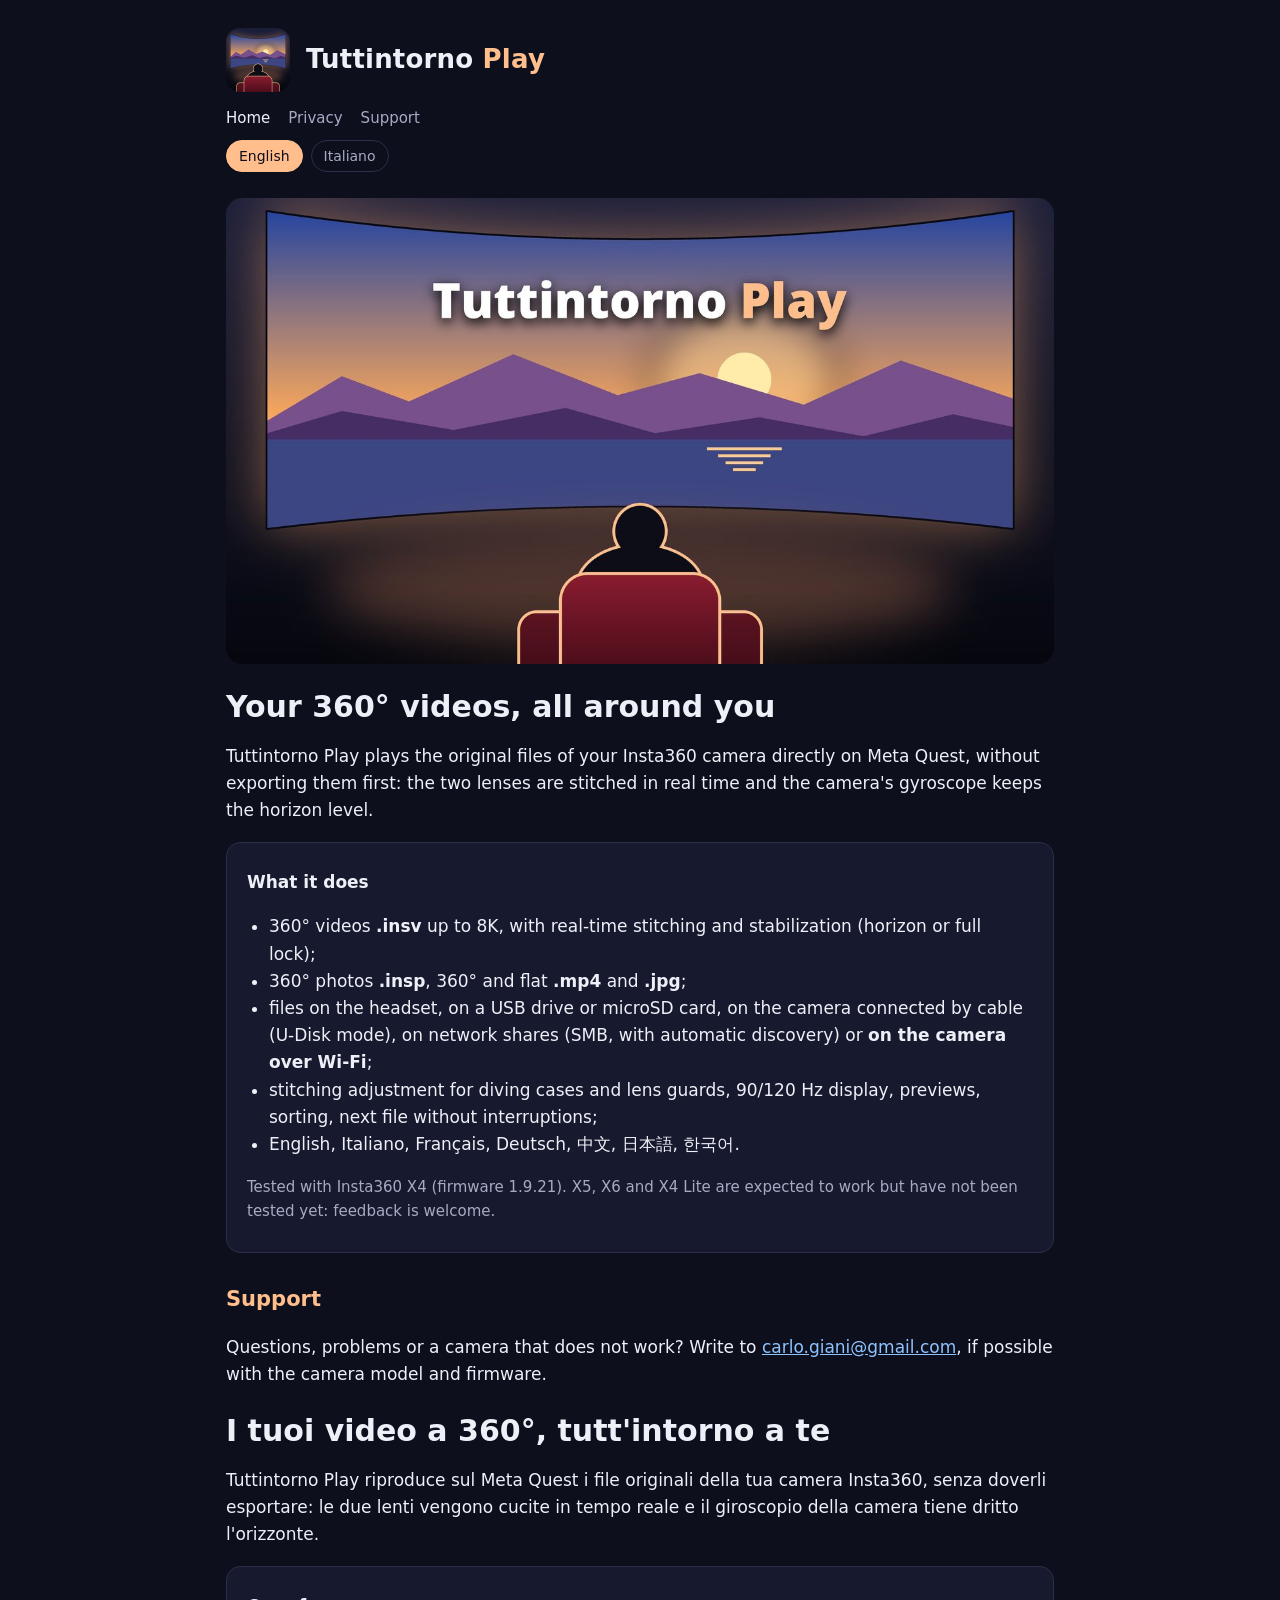
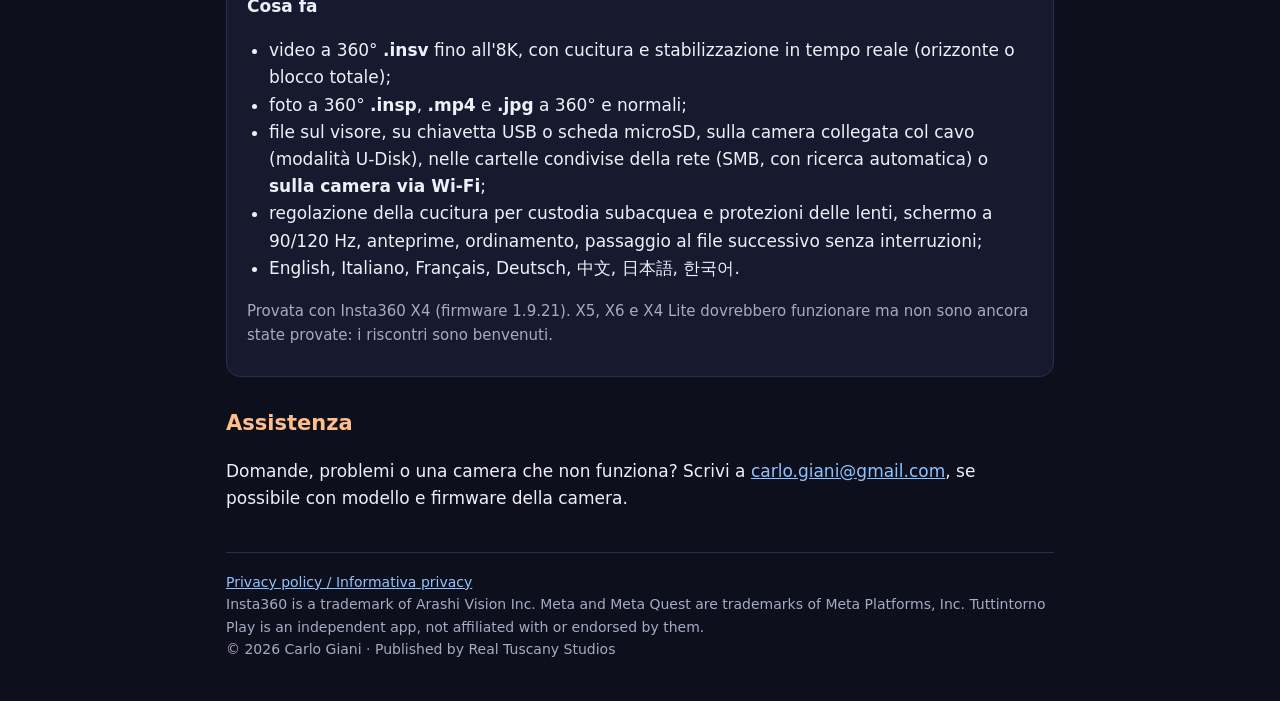
<file: index.html>
<!doctype html>
<html lang="en">
<head>
<meta charset="utf-8">
<meta name="viewport" content="width=device-width, initial-scale=1">
<title>Tuttintorno Play: 360° Video Player</title>
<meta name="description" content="Watch the 360° videos of your Insta360 camera on Meta Quest: real-time stitching, horizon stabilization, playback from headset, USB, network shares and camera Wi-Fi.">
<link rel="icon" href="img/icon.png">
<link rel="stylesheet" href="style.css">
</head>
<body>
<div class="wrap">
<header>
  <a class="brand" href="index.html"><img src="img/icon.png" alt=""><b>Tuttintorno <span>Play</span></b></a>
  <nav><a class="on" href="index.html">Home</a><a href="privacy.html">Privacy</a><a href="mailto:carlo.giani@gmail.com">Support</a></nav>
  <div class="lang"><a class="on" href="#en">English</a><a href="#it">Italiano</a></div>
</header>

<img class="hero" src="img/cover.jpg" alt="Tuttintorno Play">

<section id="en">
<h1>Your 360° videos, all around you</h1>
<p>Tuttintorno Play plays the original files of your Insta360 camera directly on Meta Quest, without exporting
them first: the two lenses are stitched in real time and the camera's gyroscope keeps the horizon level.</p>
<div class="card">
<h3>What it does</h3>
<ul>
  <li>360° videos <b>.insv</b> up to 8K, with real-time stitching and stabilization (horizon or full lock);</li>
  <li>360° photos <b>.insp</b>, 360° and flat <b>.mp4</b> and <b>.jpg</b>;</li>
  <li>files on the headset, on a USB drive or microSD card, on the camera connected by cable (U-Disk mode), on
    network shares (SMB, with automatic discovery) or <b>on the camera over Wi-Fi</b>;</li>
  <li>stitching adjustment for diving cases and lens guards, 90/120 Hz display, previews, sorting, next file
    without interruptions;</li>
  <li>English, Italiano, Français, Deutsch, 中文, 日本語, 한국어.</li>
</ul>
<p class="muted">Tested with Insta360 X4 (firmware 1.9.21). X5, X6 and X4 Lite are expected to work but have not
been tested yet: feedback is welcome.</p>
</div>
<h2>Support</h2>
<p>Questions, problems or a camera that does not work? Write to
<a href="mailto:carlo.giani@gmail.com">carlo.giani@gmail.com</a>, if possible with the camera model and firmware.</p>
</section>

<section id="it">
<h1>I tuoi video a 360°, tutt'intorno a te</h1>
<p>Tuttintorno Play riproduce sul Meta Quest i file originali della tua camera Insta360, senza doverli esportare:
le due lenti vengono cucite in tempo reale e il giroscopio della camera tiene dritto l'orizzonte.</p>
<div class="card">
<h3>Cosa fa</h3>
<ul>
  <li>video a 360° <b>.insv</b> fino all'8K, con cucitura e stabilizzazione in tempo reale (orizzonte o blocco
    totale);</li>
  <li>foto a 360° <b>.insp</b>, <b>.mp4</b> e <b>.jpg</b> a 360° e normali;</li>
  <li>file sul visore, su chiavetta USB o scheda microSD, sulla camera collegata col cavo (modalità U-Disk), nelle
    cartelle condivise della rete (SMB, con ricerca automatica) o <b>sulla camera via Wi-Fi</b>;</li>
  <li>regolazione della cucitura per custodia subacquea e protezioni delle lenti, schermo a 90/120 Hz, anteprime,
    ordinamento, passaggio al file successivo senza interruzioni;</li>
  <li>English, Italiano, Français, Deutsch, 中文, 日本語, 한국어.</li>
</ul>
<p class="muted">Provata con Insta360 X4 (firmware 1.9.21). X5, X6 e X4 Lite dovrebbero funzionare ma non sono
ancora state provate: i riscontri sono benvenuti.</p>
</div>
<h2>Assistenza</h2>
<p>Domande, problemi o una camera che non funziona? Scrivi a
<a href="mailto:carlo.giani@gmail.com">carlo.giani@gmail.com</a>, se possibile con modello e firmware della
camera.</p>
</section>

<footer>
  <a href="privacy.html">Privacy policy / Informativa privacy</a><br>
  Insta360 is a trademark of Arashi Vision Inc. Meta and Meta Quest are trademarks of Meta Platforms, Inc.
  Tuttintorno Play is an independent app, not affiliated with or endorsed by them.<br>© 2026 Carlo Giani · Published by Real Tuscany Studios
</footer>
</div>
</body>
</html>
</file>
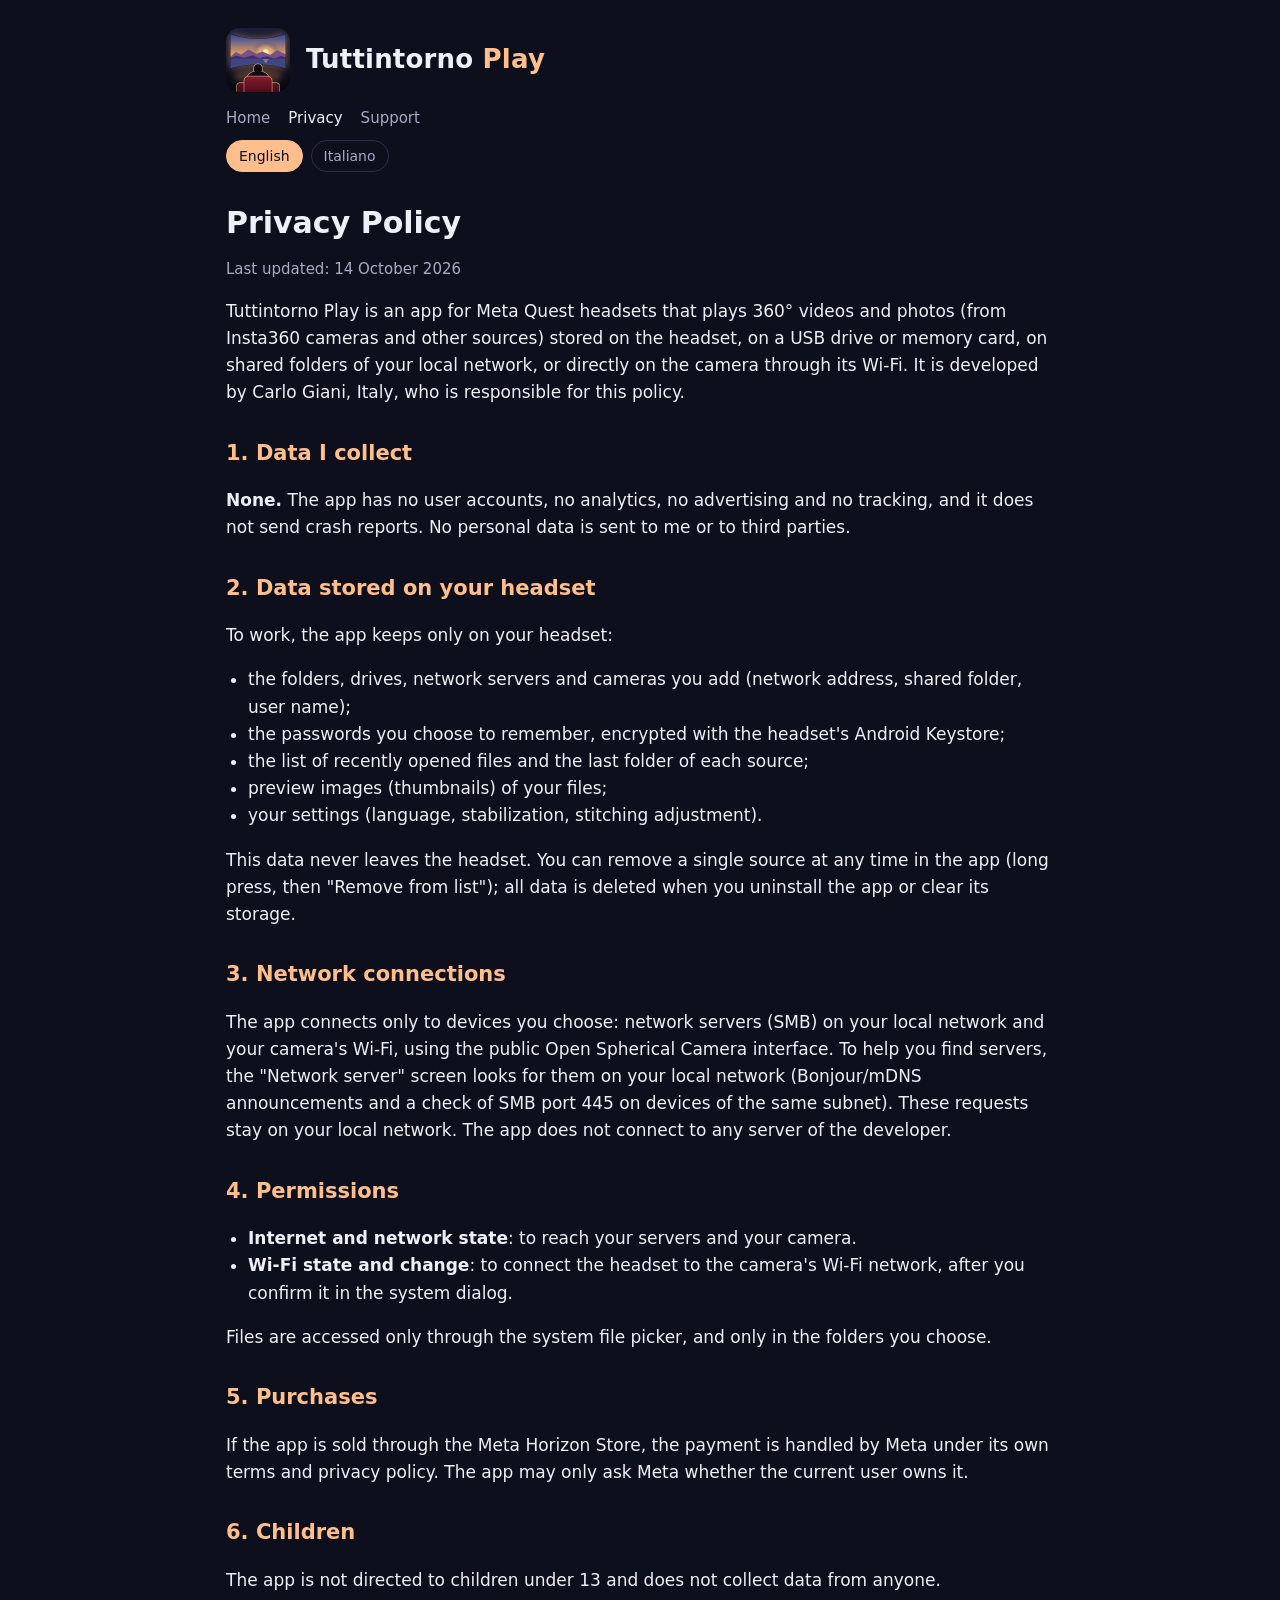
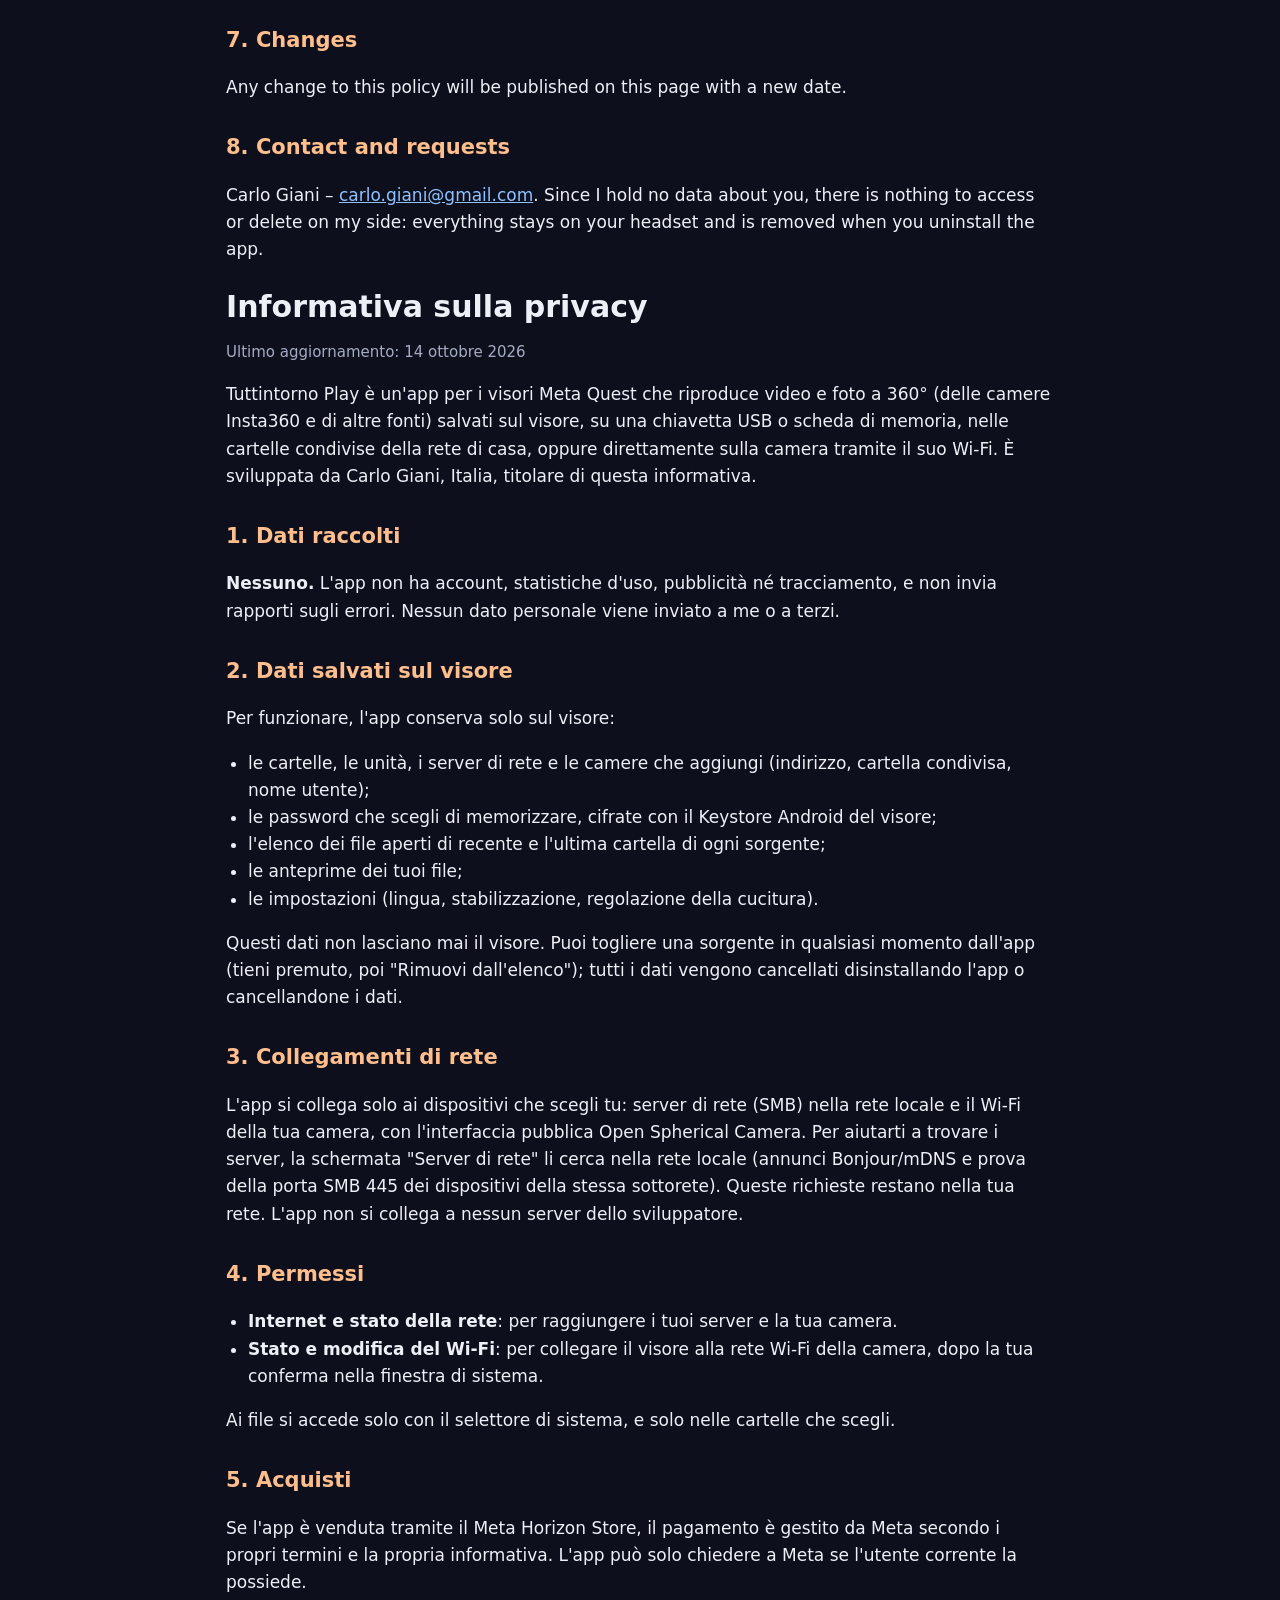
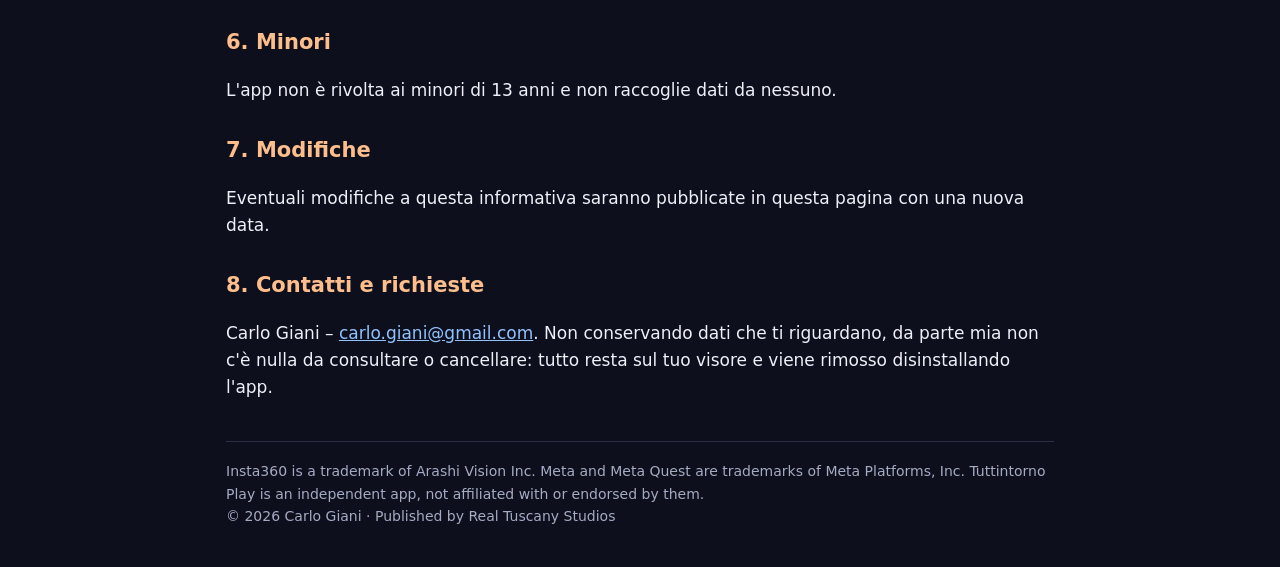
<file: privacy.html>
<!doctype html>
<html lang="en">
<head>
<meta charset="utf-8">
<meta name="viewport" content="width=device-width, initial-scale=1">
<title>Tuttintorno Play – Privacy Policy</title>
<meta name="description" content="Privacy policy of Tuttintorno Play, the 360° video player for Meta Quest.">
<link rel="icon" href="img/icon.png">
<link rel="stylesheet" href="style.css">
</head>
<body>
<div class="wrap">
<header>
  <a class="brand" href="index.html"><img src="img/icon.png" alt=""><b>Tuttintorno <span>Play</span></b></a>
  <nav><a href="index.html">Home</a><a class="on" href="privacy.html">Privacy</a><a href="mailto:carlo.giani@gmail.com">Support</a></nav>
  <div class="lang"><a class="on" href="#en">English</a><a href="#it">Italiano</a></div>
</header>

<section id="en">
<h1>Privacy Policy</h1>
<p class="muted">Last updated: 14 October 2026</p>
<p>Tuttintorno Play is an app for Meta Quest headsets that plays 360° videos and photos (from Insta360 cameras and
other sources) stored on the headset, on a USB drive or memory card, on shared folders of your local network, or
directly on the camera through its Wi-Fi. It is developed by Carlo Giani, Italy, who is responsible for this
policy.</p>

<h2>1. Data I collect</h2>
<p><b>None.</b> The app has no user accounts, no analytics, no advertising and no tracking, and it does not send
crash reports. No personal data is sent to me or to third parties.</p>

<h2>2. Data stored on your headset</h2>
<p>To work, the app keeps only on your headset:</p>
<ul>
  <li>the folders, drives, network servers and cameras you add (network address, shared folder, user name);</li>
  <li>the passwords you choose to remember, encrypted with the headset's Android Keystore;</li>
  <li>the list of recently opened files and the last folder of each source;</li>
  <li>preview images (thumbnails) of your files;</li>
  <li>your settings (language, stabilization, stitching adjustment).</li>
</ul>
<p>This data never leaves the headset. You can remove a single source at any time in the app (long press, then
"Remove from list"); all data is deleted when you uninstall the app or clear its storage.</p>

<h2>3. Network connections</h2>
<p>The app connects only to devices you choose: network servers (SMB) on your local network and your camera's
Wi-Fi, using the public Open Spherical Camera interface. To help you find servers, the "Network server" screen looks
for them on your local network (Bonjour/mDNS announcements and a check of SMB port 445 on devices of the same
subnet). These requests stay on your local network. The app does not connect to any server of the developer.</p>

<h2>4. Permissions</h2>
<ul>
  <li><b>Internet and network state</b>: to reach your servers and your camera.</li>
  <li><b>Wi-Fi state and change</b>: to connect the headset to the camera's Wi-Fi network, after you confirm it in
    the system dialog.</li>
</ul>
<p>Files are accessed only through the system file picker, and only in the folders you choose.</p>

<h2>5. Purchases</h2>
<p>If the app is sold through the Meta Horizon Store, the payment is handled by Meta under its own terms and privacy
policy. The app may only ask Meta whether the current user owns it.</p>

<h2>6. Children</h2>
<p>The app is not directed to children under 13 and does not collect data from anyone.</p>

<h2>7. Changes</h2>
<p>Any change to this policy will be published on this page with a new date.</p>

<h2>8. Contact and requests</h2>
<p>Carlo Giani – <a href="mailto:carlo.giani@gmail.com">carlo.giani@gmail.com</a>. Since I hold no data about you,
there is nothing to access or delete on my side: everything stays on your headset and is removed when you uninstall
the app.</p>
</section>

<section id="it">
<h1>Informativa sulla privacy</h1>
<p class="muted">Ultimo aggiornamento: 14 ottobre 2026</p>
<p>Tuttintorno Play è un'app per i visori Meta Quest che riproduce video e foto a 360° (delle camere Insta360 e di
altre fonti) salvati sul visore, su una chiavetta USB o scheda di memoria, nelle cartelle condivise della rete di
casa, oppure direttamente sulla camera tramite il suo Wi-Fi. È sviluppata da Carlo Giani, Italia, titolare di questa
informativa.</p>

<h2>1. Dati raccolti</h2>
<p><b>Nessuno.</b> L'app non ha account, statistiche d'uso, pubblicità né tracciamento, e non invia rapporti sugli
errori. Nessun dato personale viene inviato a me o a terzi.</p>

<h2>2. Dati salvati sul visore</h2>
<p>Per funzionare, l'app conserva solo sul visore:</p>
<ul>
  <li>le cartelle, le unità, i server di rete e le camere che aggiungi (indirizzo, cartella condivisa, nome
    utente);</li>
  <li>le password che scegli di memorizzare, cifrate con il Keystore Android del visore;</li>
  <li>l'elenco dei file aperti di recente e l'ultima cartella di ogni sorgente;</li>
  <li>le anteprime dei tuoi file;</li>
  <li>le impostazioni (lingua, stabilizzazione, regolazione della cucitura).</li>
</ul>
<p>Questi dati non lasciano mai il visore. Puoi togliere una sorgente in qualsiasi momento dall'app (tieni premuto,
poi "Rimuovi dall'elenco"); tutti i dati vengono cancellati disinstallando l'app o cancellandone i dati.</p>

<h2>3. Collegamenti di rete</h2>
<p>L'app si collega solo ai dispositivi che scegli tu: server di rete (SMB) nella rete locale e il Wi-Fi della tua
camera, con l'interfaccia pubblica Open Spherical Camera. Per aiutarti a trovare i server, la schermata "Server di
rete" li cerca nella rete locale (annunci Bonjour/mDNS e prova della porta SMB 445 dei dispositivi della stessa
sottorete). Queste richieste restano nella tua rete. L'app non si collega a nessun server dello sviluppatore.</p>

<h2>4. Permessi</h2>
<ul>
  <li><b>Internet e stato della rete</b>: per raggiungere i tuoi server e la tua camera.</li>
  <li><b>Stato e modifica del Wi-Fi</b>: per collegare il visore alla rete Wi-Fi della camera, dopo la tua conferma
    nella finestra di sistema.</li>
</ul>
<p>Ai file si accede solo con il selettore di sistema, e solo nelle cartelle che scegli.</p>

<h2>5. Acquisti</h2>
<p>Se l'app è venduta tramite il Meta Horizon Store, il pagamento è gestito da Meta secondo i propri termini e la
propria informativa. L'app può solo chiedere a Meta se l'utente corrente la possiede.</p>

<h2>6. Minori</h2>
<p>L'app non è rivolta ai minori di 13 anni e non raccoglie dati da nessuno.</p>

<h2>7. Modifiche</h2>
<p>Eventuali modifiche a questa informativa saranno pubblicate in questa pagina con una nuova data.</p>

<h2>8. Contatti e richieste</h2>
<p>Carlo Giani – <a href="mailto:carlo.giani@gmail.com">carlo.giani@gmail.com</a>. Non conservando dati che ti
riguardano, da parte mia non c'è nulla da consultare o cancellare: tutto resta sul tuo visore e viene rimosso
disinstallando l'app.</p>
</section>

<footer>
  Insta360 is a trademark of Arashi Vision Inc. Meta and Meta Quest are trademarks of Meta Platforms, Inc.
  Tuttintorno Play is an independent app, not affiliated with or endorsed by them.<br>© 2026 Carlo Giani · Published by Real Tuscany Studios
</footer>
</div>
</body>
</html>
</file>
<file: style.css>
:root {
  --bg: #0d0f1c;
  --card: #171a2e;
  --text: #eef0f8;
  --muted: #a6abc4;
  --accent: #ffbe8c;
  --link: #8fc3ff;
  --line: #2a2e48;
}
* { box-sizing: border-box; }
html { background: var(--bg); }
body {
  margin: 0;
  background: var(--bg);
  color: var(--text);
  font: 17px/1.6 "Segoe UI", system-ui, -apple-system, Roboto, "Helvetica Neue", Arial, sans-serif;
}
a { color: var(--link); }
.wrap { max-width: 860px; margin: 0 auto; padding: 0 16px; }
header { padding: 28px 0 8px; }
.brand { display: flex; align-items: center; gap: 16px; text-decoration: none; color: var(--text); }
.brand img { width: 64px; height: 64px; border-radius: 14px; }
.brand b { font-size: 26px; letter-spacing: .2px; }
.brand b span { color: var(--accent); }
nav { margin-top: 14px; display: flex; gap: 18px; flex-wrap: wrap; font-size: 15px; }
nav a { color: var(--muted); text-decoration: none; }
nav a:hover, nav a.on { color: var(--text); }
.hero { width: 100%; border-radius: 16px; margin: 18px 0 6px; display: block; }
h1 { font-size: 30px; line-height: 1.25; margin: 24px 0 8px; }
h2 { font-size: 21px; margin: 30px 0 8px; color: var(--accent); }
h3 { font-size: 17px; margin: 20px 0 4px; }
p, li { color: var(--text); }
.muted { color: var(--muted); font-size: 15px; }
ul { padding-left: 22px; }
.card { background: var(--card); border: 1px solid var(--line); border-radius: 14px; padding: 6px 20px 14px; margin: 18px 0; }
.lang { display: inline-flex; gap: 8px; margin: 10px 0 0; }
.lang a { padding: 4px 12px; border: 1px solid var(--line); border-radius: 999px; text-decoration: none; color: var(--muted); font-size: 14px; }
.lang a.on { color: var(--bg); background: var(--accent); border-color: var(--accent); }
footer { border-top: 1px solid var(--line); margin-top: 40px; padding: 18px 0 40px; color: var(--muted); font-size: 14px; }
@media (max-width: 520px) {
  body { font-size: 16px; }
  h1 { font-size: 24px; }
  .brand b { font-size: 22px; }
}
</file>
